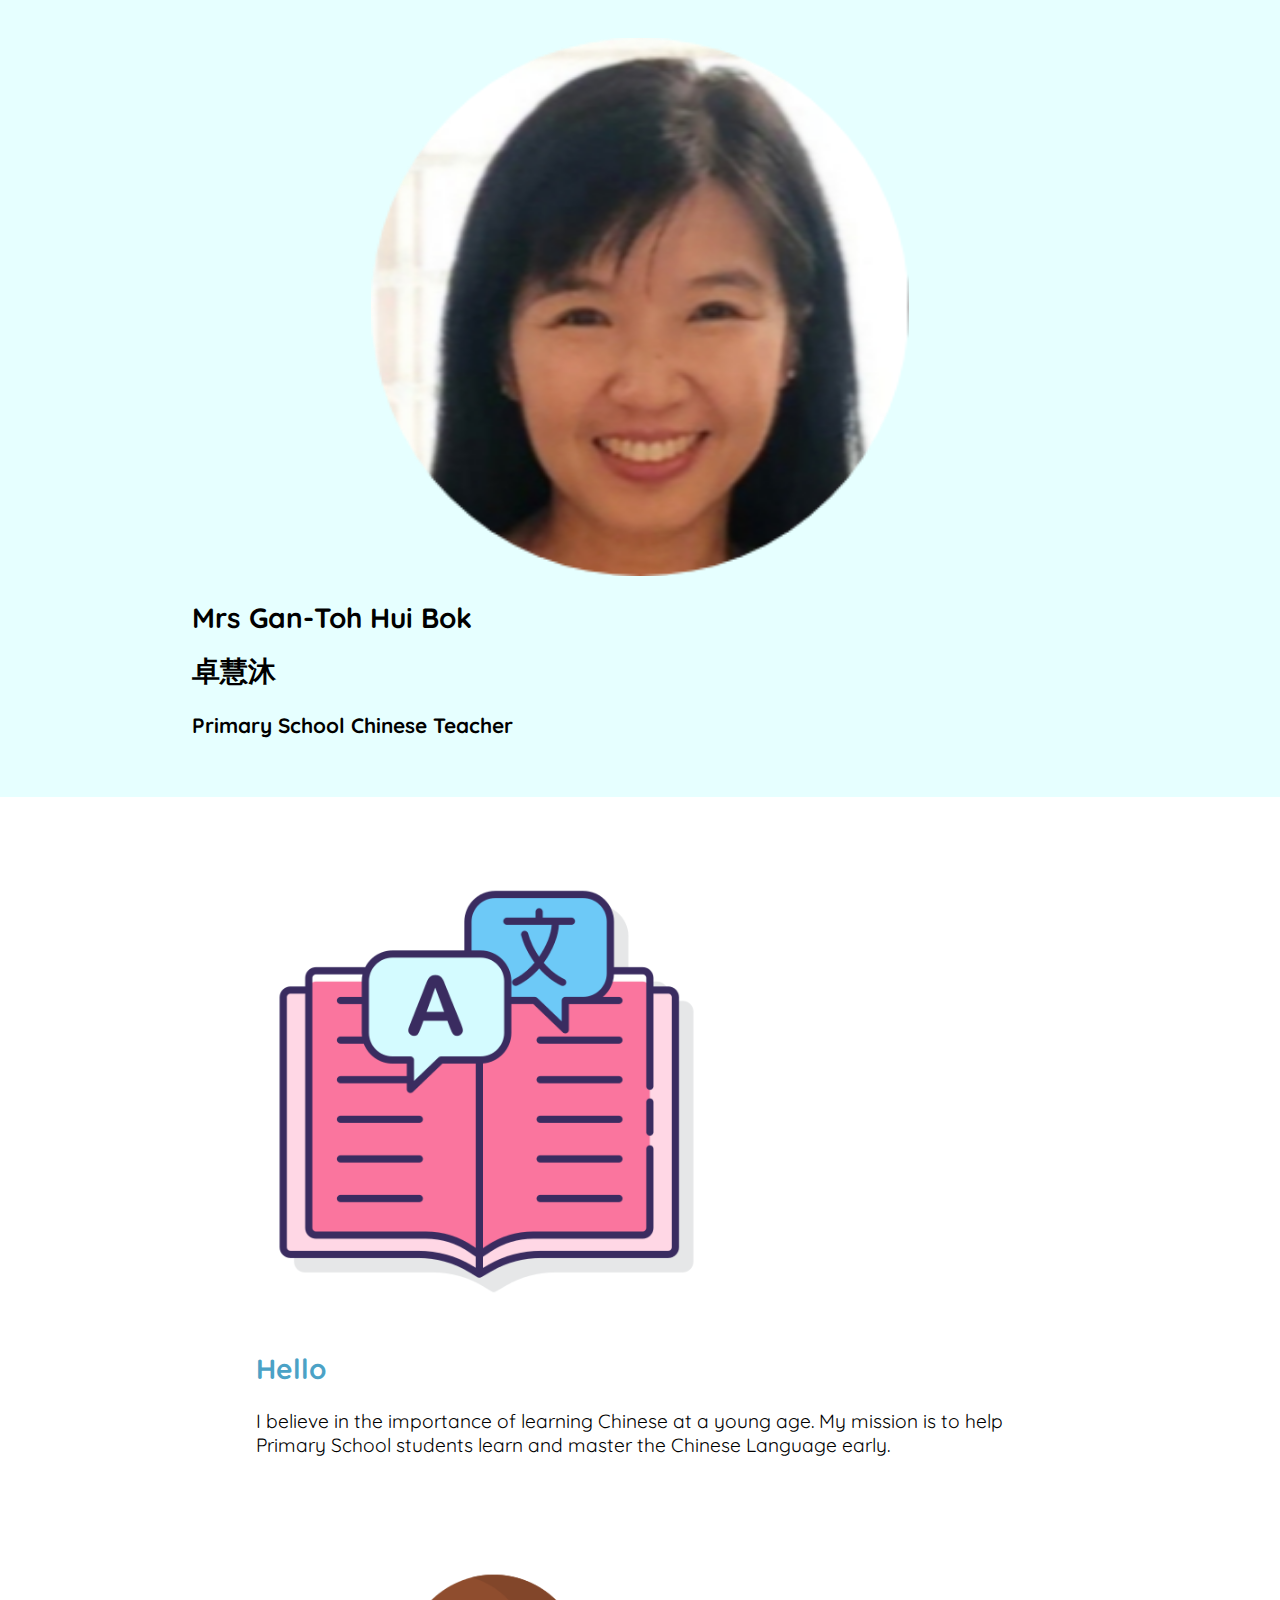
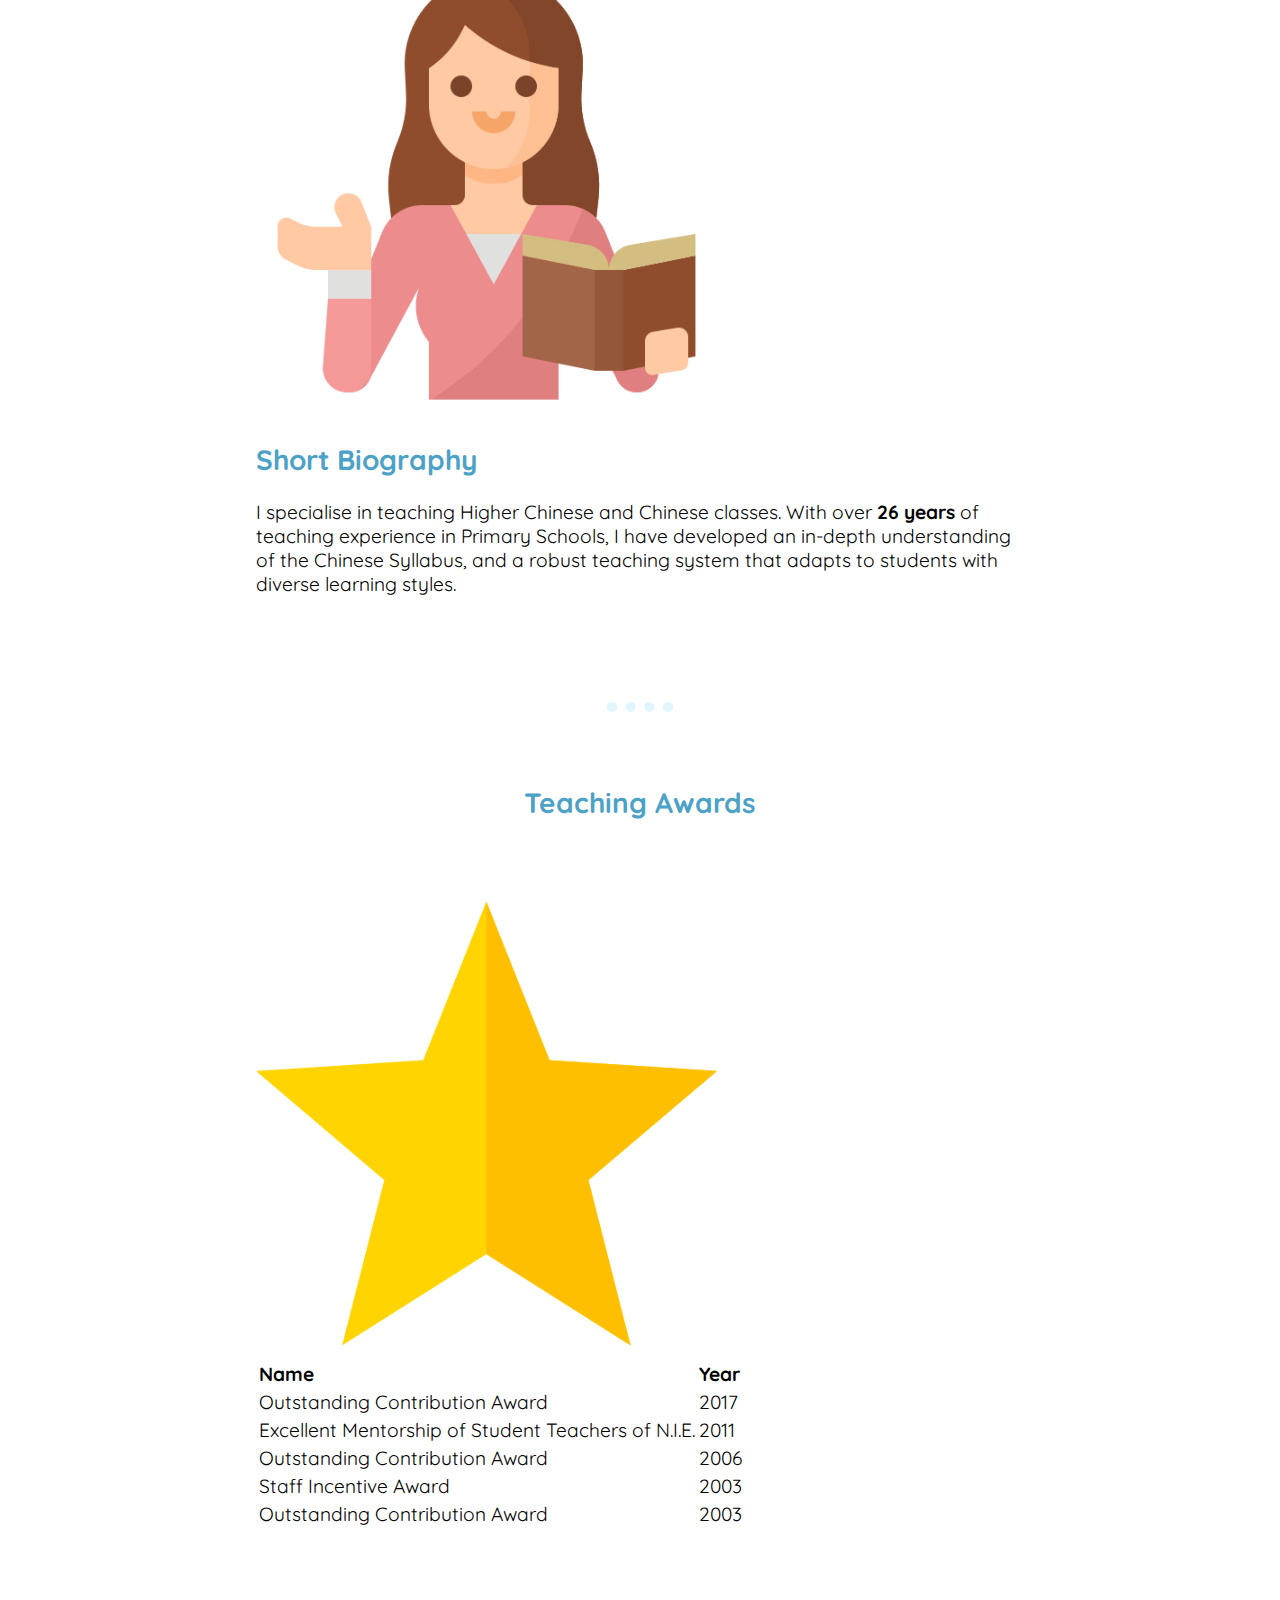
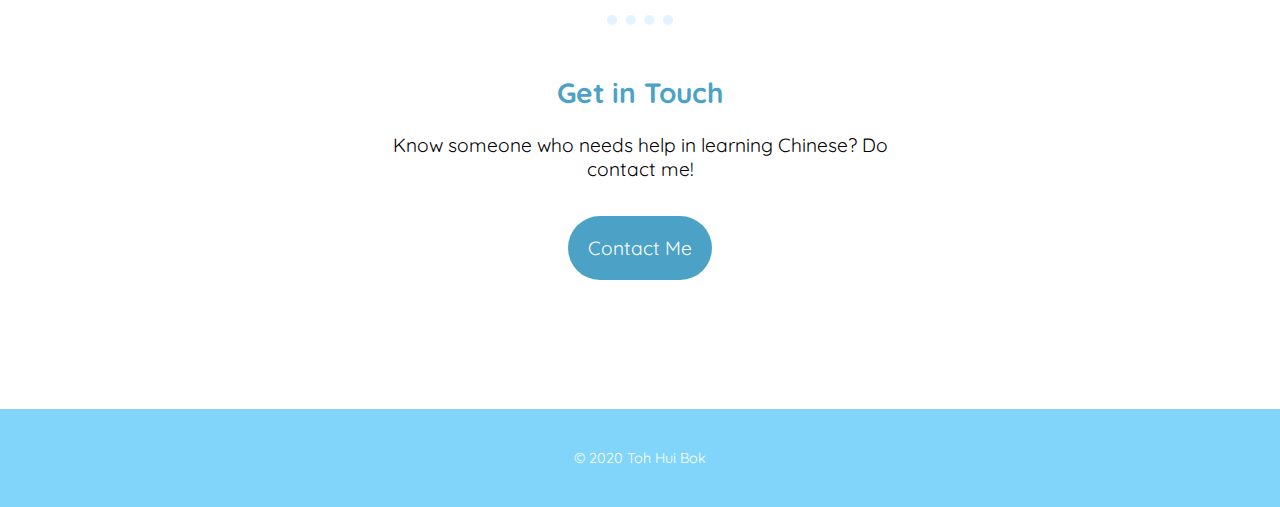
<file: index.html>
<!DOCTYPE html>
<html lang="en" dir="ltr">
  <head>
    <meta charset="utf-8">
    <title>Toh Hui Bok</title>
    <!-- Required meta tags -->
    <meta name="viewport" content="width=device-width, initial-scale=1, shrink-to-fit=no">

    <!-- Bootstrap CSS -->
    <link rel="stylesheet" href="https://stackpath.bootstrapcdn.com/bootstrap/4.5.1/css/bootstrap.min.css" integrity="sha384-VCmXjywReHh4PwowAiWNagnWcLhlEJLA5buUprzK8rxFgeH0kww/aWY76TfkUoSX" crossorigin="anonymous">
    <link href="https://fonts.googleapis.com/css2?family=Quicksand&display=swap" rel="stylesheet">

    <!-- Optional JavaScript -->
    <!-- jQuery first, then Popper.js, then Bootstrap JS -->
    <script src="https://code.jquery.com/jquery-3.5.1.slim.min.js" integrity="sha384-DfXdz2htPH0lsSSs5nCTpuj/zy4C+OGpamoFVy38MVBnE+IbbVYUew+OrCXaRkfj" crossorigin="anonymous"></script>
    <script src="https://cdn.jsdelivr.net/npm/popper.js@1.16.1/dist/umd/popper.min.js" integrity="sha384-9/reFTGAW83EW2RDu2S0VKaIzap3H66lZH81PoYlFhbGU+6BZp6G7niu735Sk7lN" crossorigin="anonymous"></script>
    <script src="https://stackpath.bootstrapcdn.com/bootstrap/4.5.1/js/bootstrap.min.js" integrity="sha384-XEerZL0cuoUbHE4nZReLT7nx9gQrQreJekYhJD9WNWhH8nEW+0c5qq7aIo2Wl30J" crossorigin="anonymous"></script>
    <link rel="stylesheet" href="css/styles.css">

  </head>
  <body>
    <div class="container-fluid top-container">
      <div class="row">
        <div class="profile-image col-md-6">
          <img class="profile" src="images/Profile Cropped.png" alt="Toh Hui Bok">
        </div>
        <div class="profile-particulars col-sm-6">
          <h1>Mrs Gan-Toh Hui Bok</h1>
          <h1>卓慧沐</h1>
          <h3>Primary School Chinese Teacher</h3>
        </div>
      </div>
    </div>

    <div class="container-fluid middle-container">
      <div class="row chinese-row">
        <div class="chinese-img col-sm-6">
          <img class="chinese" src="images/chinese.png" alt="chinese">
        </div>
        <div class="chinese-description col-sm-6">
          <h2>Hello</h2>
          <p>I believe in the importance of learning Chinese at a young age. My mission
          is to help Primary School students learn and master the Chinese Language early.</p>
        </div>
      </div>

      <div class="row teacher-row">
        <div class="teacher-img col-sm-6">
          <img class="teacher" src="images/teacher.png" alt="teacher">
        </div>
        <div class="teacher-description col-sm-6">
          <h2>Short Biography</h2>
          <p>I specialise in teaching Higher Chinese and Chinese classes.
          With over <strong>26 years</strong> of teaching experience in Primary Schools, I have developed
          an in-depth understanding of the Chinese Syllabus, and a robust teaching
          system that adapts to students with diverse learning styles.</p>
        </div>
      </div>

      <hr>

      <h2 class="teaching-awards">Teaching Awards</h2>
      <div class="container-fluid awards-container">
        <div class="row awards-row">
          <div class="col-sm-6 award-image">
            <img class="trophy" src="images/trophy.png" alt="award">
          </div>
          <div class="col-sm-6 award-table">
            <table>
              <thead>
                <th>Name</th>
                <th>Year</th>
              </thead>
              <tbody>
                <tr>
                  <td>Outstanding Contribution Award</td>
                  <td>2017</td>
                </tr>
                <tr>
                  <td>Excellent Mentorship of Student Teachers of N.I.E.</td>
                  <td>2011</td>
                </tr>
                <tr>
                  <td>Outstanding Contribution Award</td>
                  <td>2006</td>
                </tr>
                <tr>
                  <td>Staff Incentive Award</td>
                  <td>2003</td>
                </tr>
                <tr>
                  <td>Outstanding Contribution Award</td>
                  <td>2003</td>
                </tr>
              </tbody>
            </table>
          </div>
        </div>
      </div>

      <hr>

      <div class="contact">
        <h2>Get in Touch</h2>
        <p>Know someone who needs help in learning Chinese? Do contact me!</p>
        <a class="button" href="contact.html">Contact Me</a>
      </div>

    </div>

    <div class="bottom-container">
      <!-- <a href="#">Namecard</a>
      <a href="#"></a> -->
      <p class="footnote">© 2020 Toh Hui Bok</p>
    </div>
  </body>
</html>
</file>
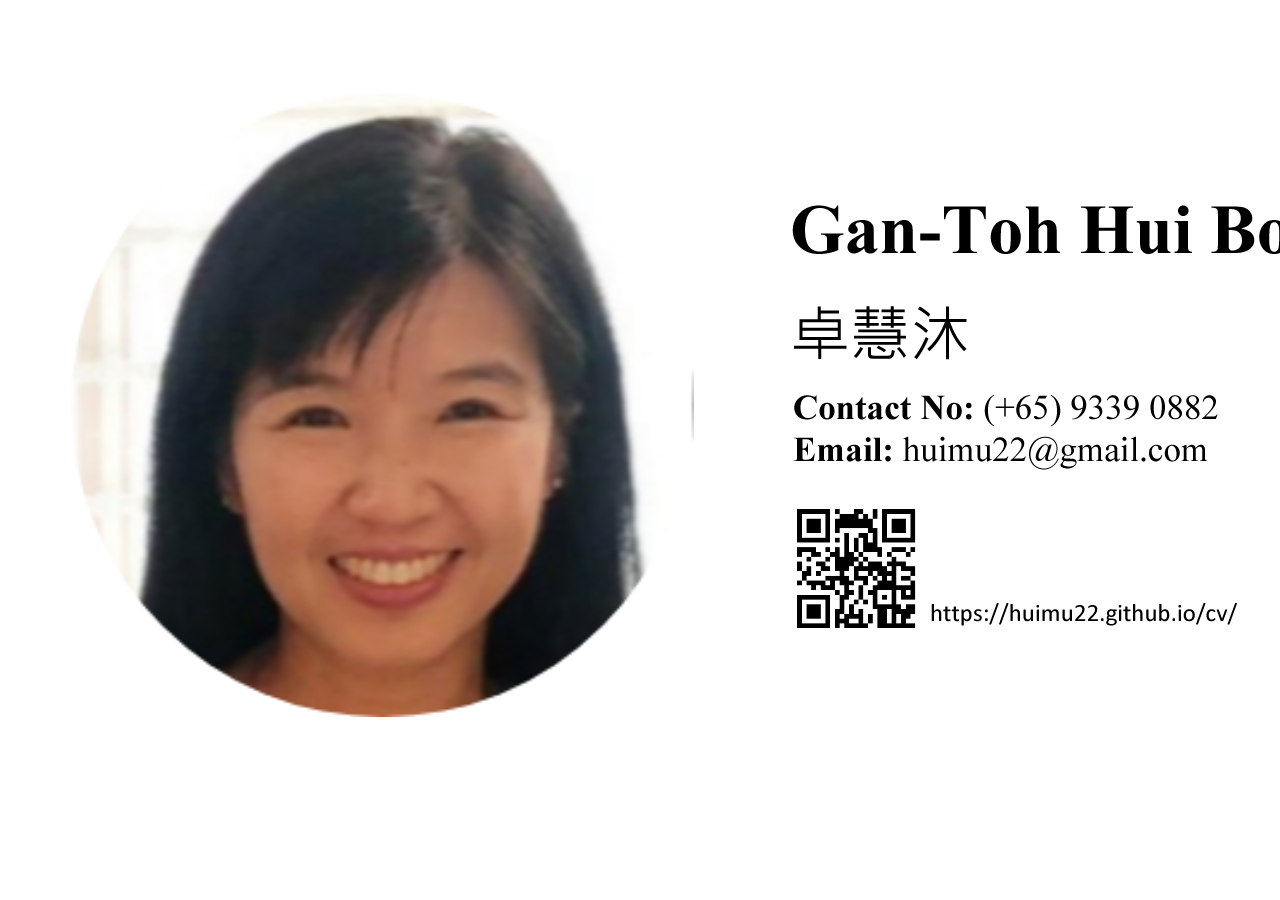
<file: contact.html>
<!DOCTYPE html>
<html lang="en" dir="ltr">
  <head>
    <meta charset="utf-8">
    <title>Contact</title>
    <link rel="stylesheet" href="css/styles.css">
    <link href="https://fonts.googleapis.com/css2?family=Quicksand&display=swap" rel="stylesheet">
  </head>
  <body>
    <img src="images/Toh Hui Bok Namecard.png" alt="Toh Hui Bok Namecard">
  </body>
</html>
</file>
<file: css/styles.css>
body {
  margin: 0;
  font-family: 'Quicksand', sans-serif;
  font-size: 1.2rem;
  text-align: center;
}

h1 {
  /* color: #0093c4; */
  font-size: 1.75rem;
  font-weight: bold;
}

h2 {
  color: #4ba2c6;
  font-size: 1.75rem;
}

h3 {
  font-size: 1.3rem;
  /* color: #4fc3f7; */
}

hr {
  border: dotted #e1f5fe 10px;
  border-bottom: none;
  width: 6%;
}

.top-container {
  /* background-color: #e1f5fe; */
  background-color: #e6ffff;
  padding: 3% 15%;
  text-align: center;
}

.profile-particulars {
  /* padding: 40px; */
  text-align: left;
  /* width: 60%; */
  margin: auto;
}

.profile {
  width: 60%;
}

.middle-container {
  padding: 5% 20%;
  text-align: left;
}

.chinese-row {
  padding-bottom: 10%;
}

.chinese {
  width: 60%;
}

.teacher-row {
  padding-bottom: 10%;
}

.teacher {
  width: 60%;
}

.teaching-awards {
  padding: 50px;
  text-align: center;
}

.awards-container {
  padding-bottom: 10%;
}


.trophy {
  width: 60%;
  /* margin-right: 50px; */
}

.contact {
  width: 70%;
  margin: 50px auto 50px auto;
  text-align: center;
}

.button {
  -webkit-border-radius: 100px;
  -moz-border-radius: 100px;
  border-radius: 100px;
  color: #FFFFFF;
  padding: 20px;
  background-color: #4ba2c6;
  display: inline-block;
  text-align: center;
  /* font-weight: bold; */
  text-decoration: none; /* used to remove auto-browser hyperlink underline */
  margin: 15px;
}

.button:hover {
  background: #81d4fa;
  text-decoration: none;
}

.bottom-container {
  background-color: #81d4fa;
  padding: 20px;
}

a {
  text-decoration: none;
}

.footnote {
  color: white;
  font-size: 0.9rem;
  margin: 20px;
}

.contact-container {
  padding: 50px;
  text-align: left;
}

.contact-info-page {
  line-height: 1;
  font-size: 1.2rem;
}
</file>
